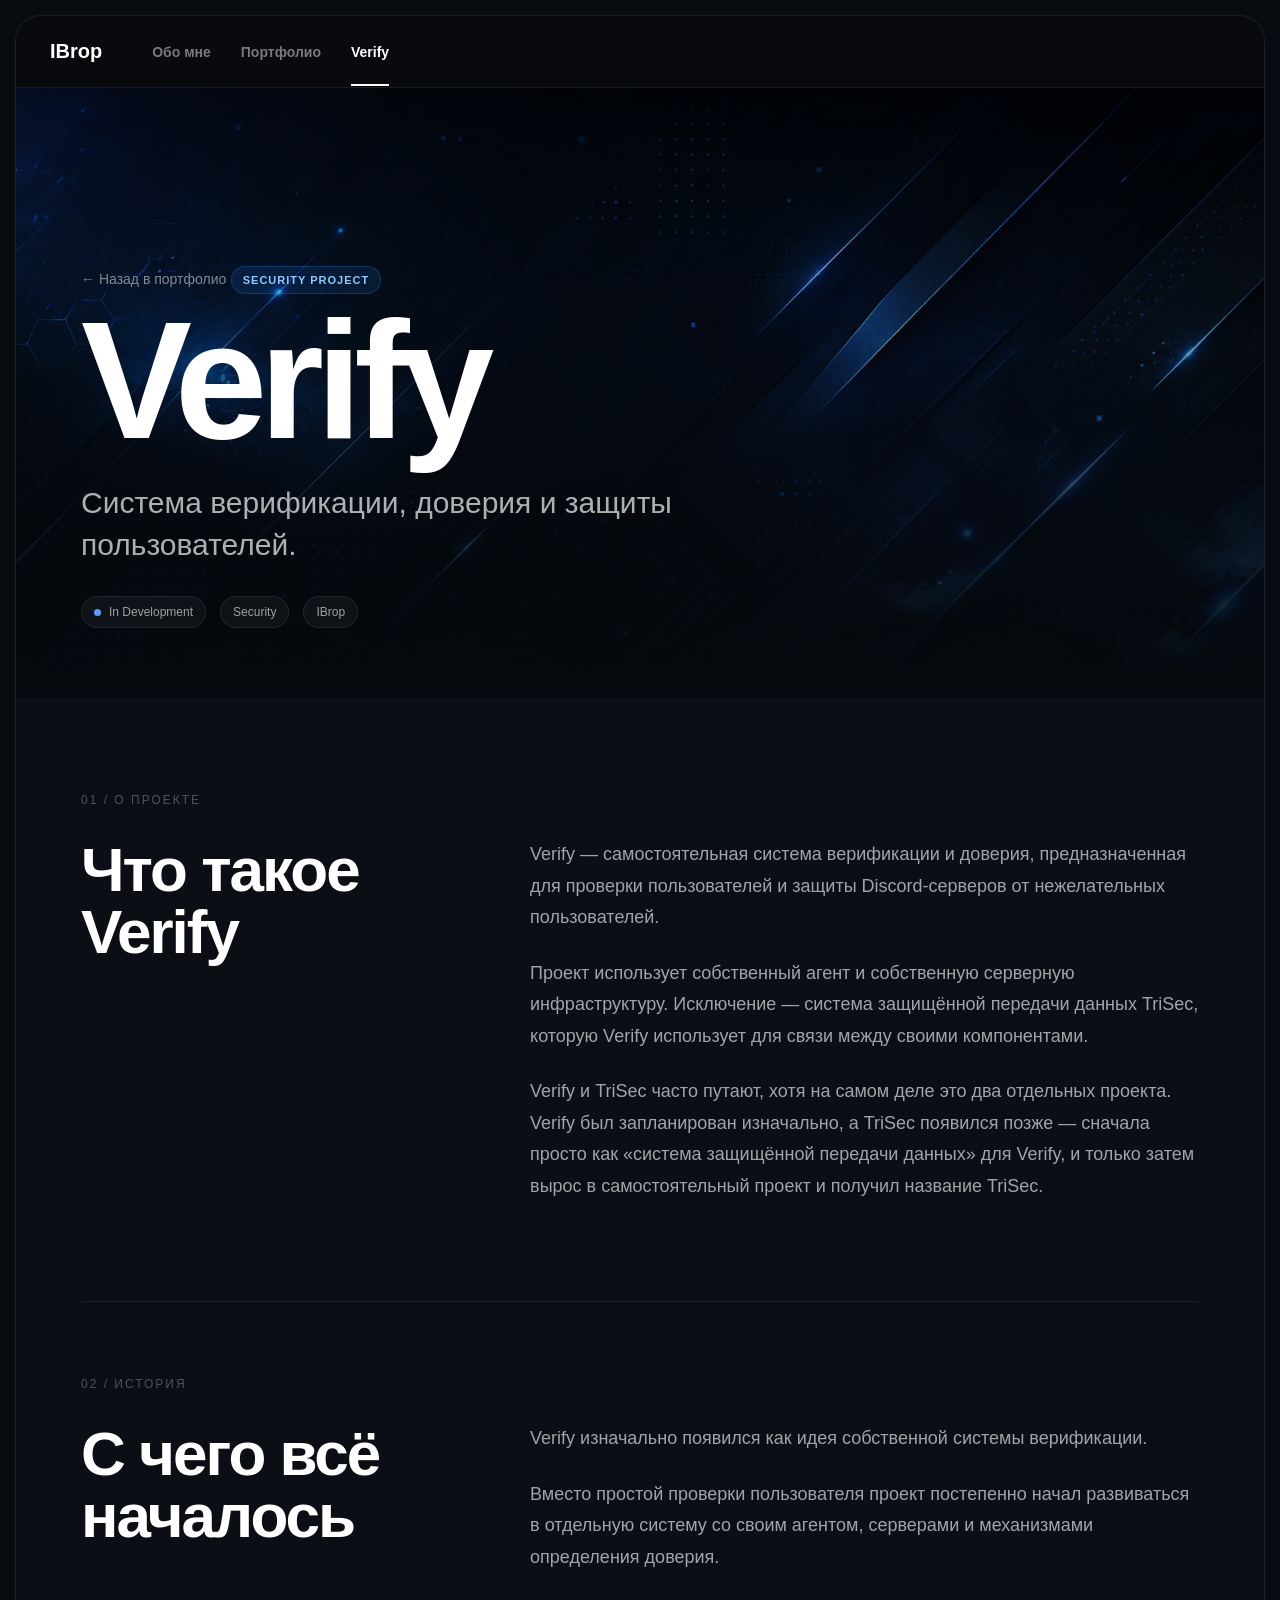
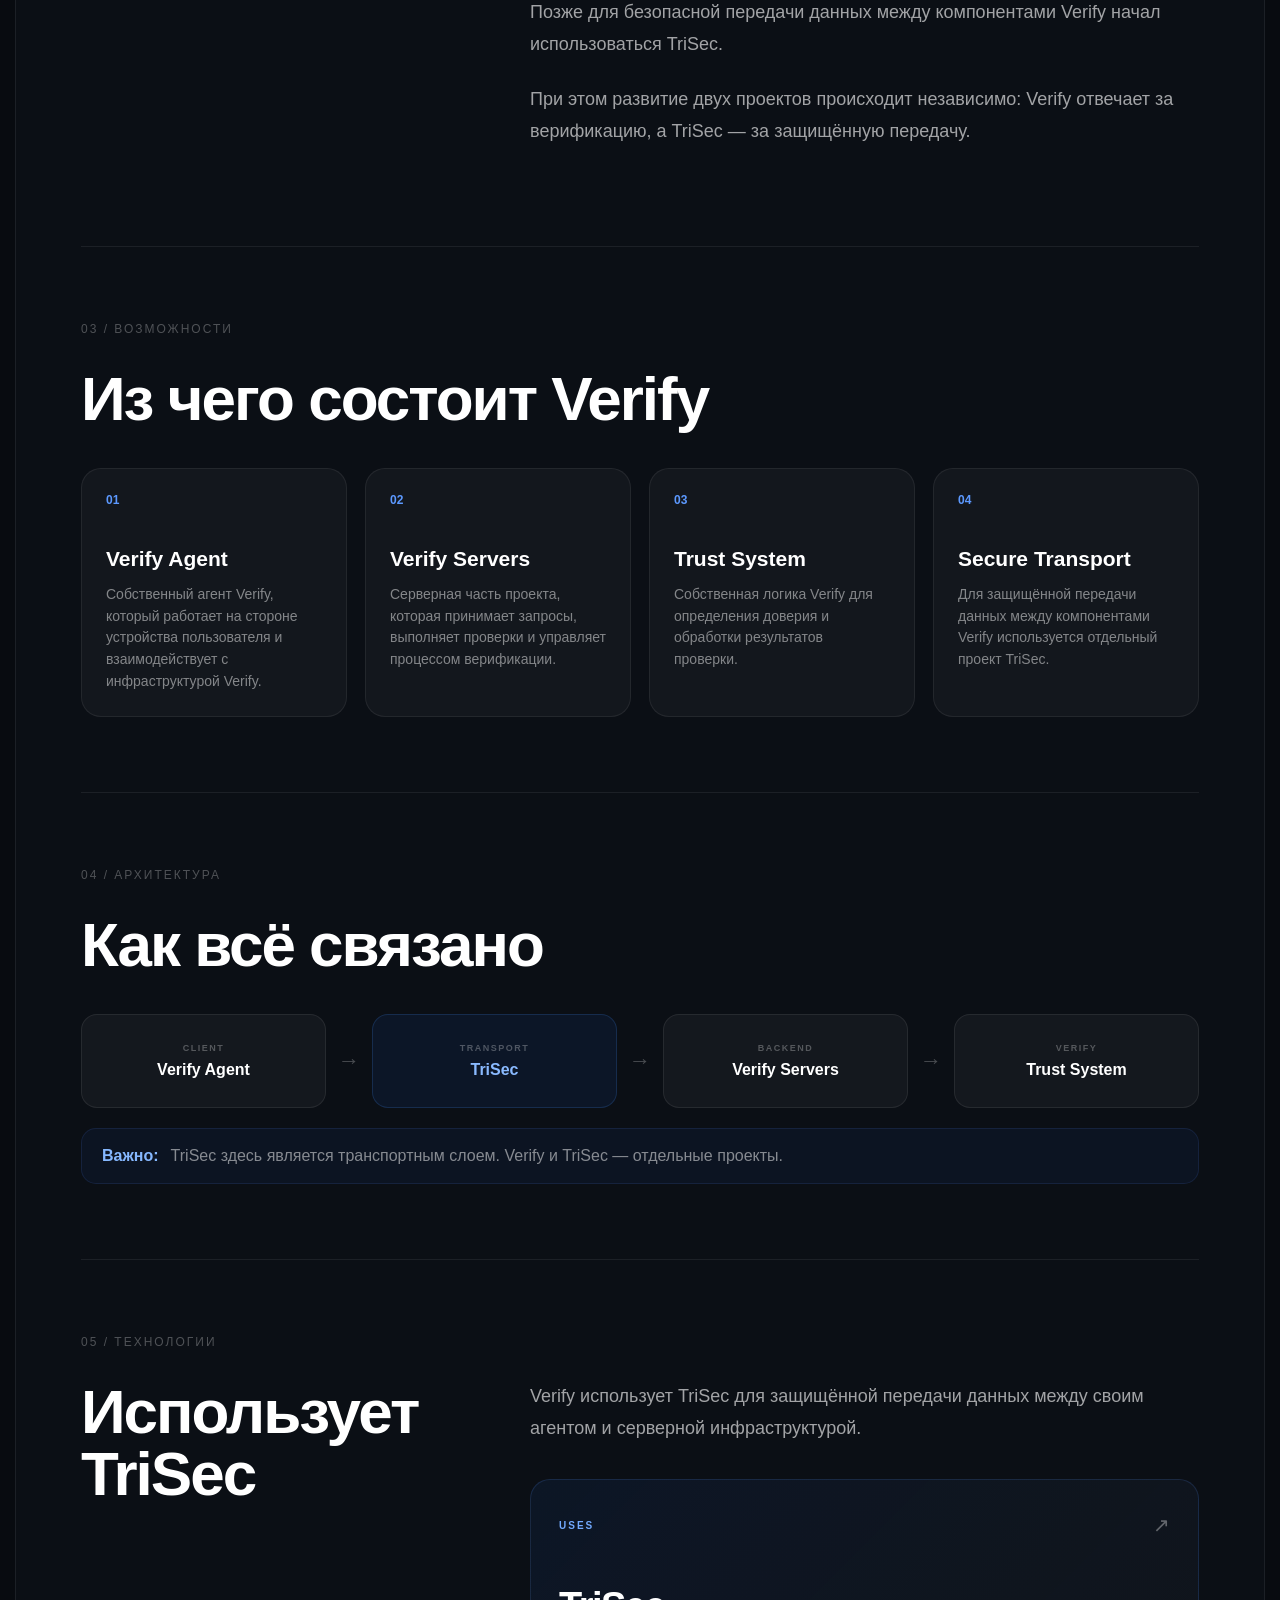
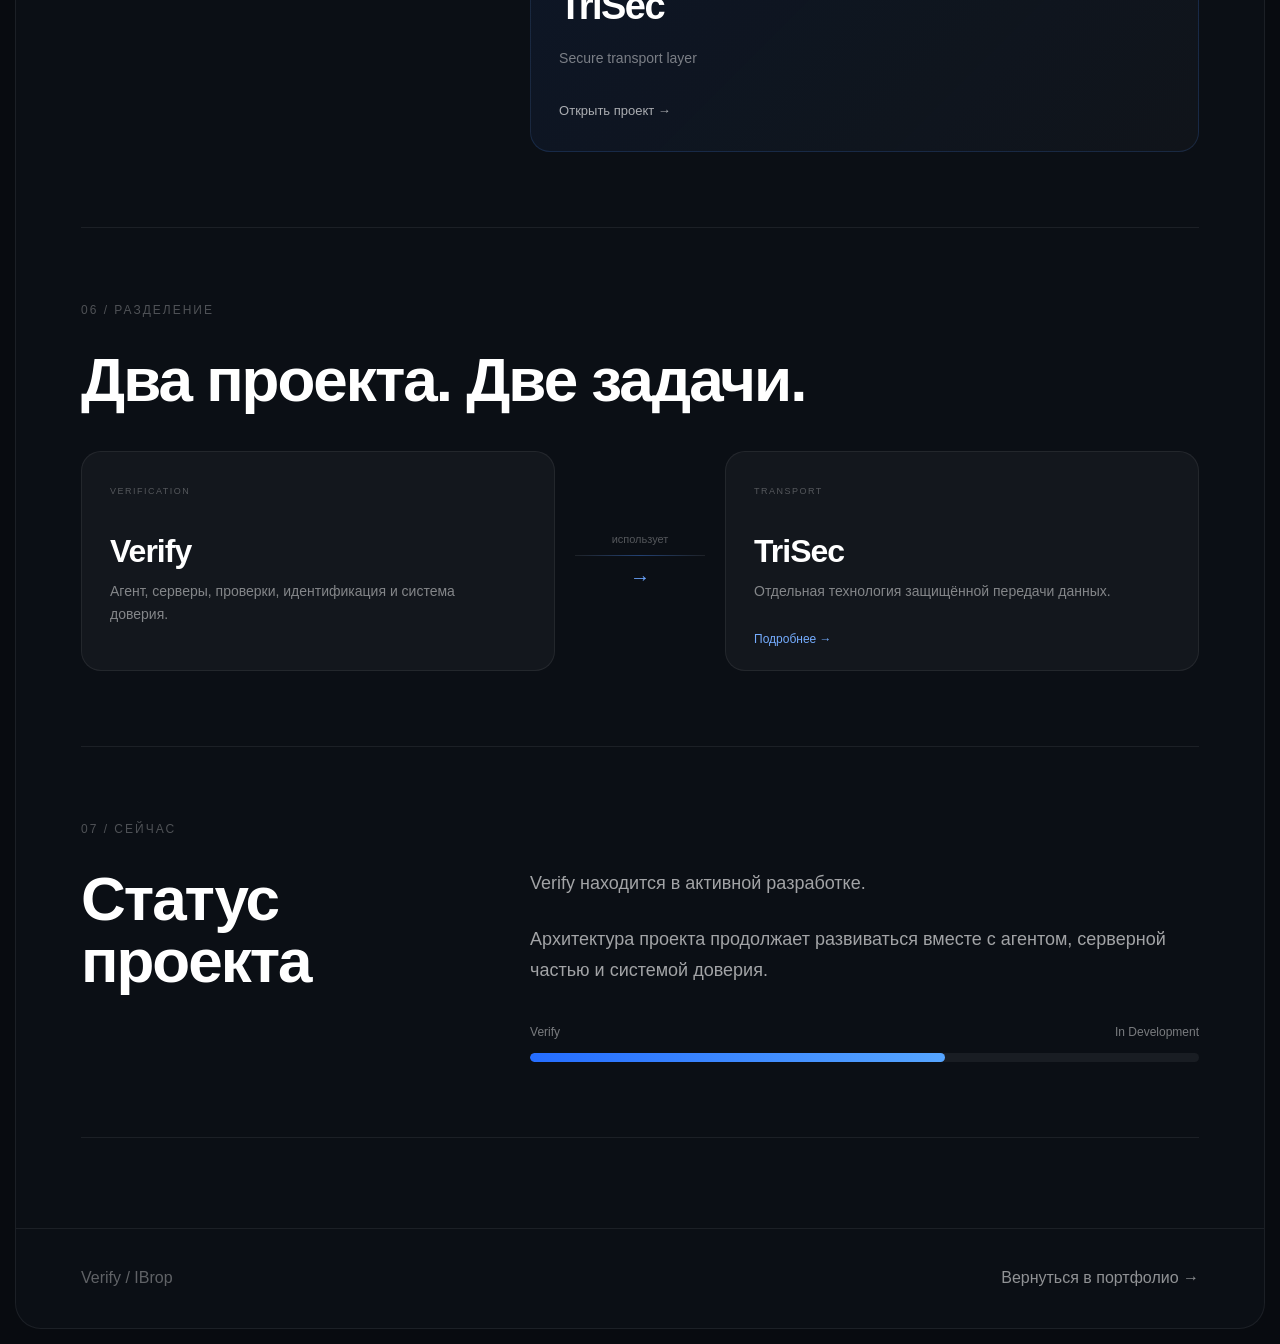
<file: portfolio/verify/index.html>
<!DOCTYPE html>
<html lang="ru">

<head>
    <meta charset="UTF-8">

    <meta
        name="viewport"
        content="width=device-width, initial-scale=1.0"
    >

    <meta
        name="description"
        content="Verify — система верификации, доверия и защиты пользователей от IBrop."
    >

    <title>Verify — IBrop</title>

    <link
        rel="stylesheet"
        href="/portfolio/verify/style.css"
    >
</head>


<body>

<div class="page">


    <!-- =====================================================
         NAVBAR
    ====================================================== -->

    <header class="navbar">

        <a
            class="logo"
            href="/"
        >
            IBrop
        </a>


        <nav>

            <a href="/">
                Обо мне
            </a>

            <a href="/portfolio/">
                Портфолио
            </a>

            <a
                class="active"
                href="/portfolio/verify/"
            >
                Verify
            </a>

        </nav>

    </header>



    <!-- =====================================================
         HERO
    ====================================================== -->

    <section class="hero">


        <!-- BANNER -->

        <div class="hero-background"></div>


        <!-- DARK GRADIENT -->

        <div class="hero-overlay"></div>


        <!-- CONTENT -->

        <div class="hero-content">


            <a
                class="back-link"
                href="/portfolio/"
            >
                ← Назад в портфолио
            </a>


            <div class="hero-badge">
                Security Project
            </div>


            <h1>
                Verify
            </h1>


            <p class="hero-description">

                Система верификации, доверия
                и защиты пользователей.

            </p>


            <div class="hero-meta">


                <div class="status">

                    <span class="status-dot"></span>

                    In Development

                </div>


                <div class="meta-item">
                    Security
                </div>


                <div class="meta-item">
                    IBrop
                </div>


            </div>

        </div>

    </section>



    <!-- =====================================================
         MAIN CONTENT
    ====================================================== -->

    <main class="content">



        <!-- =================================================
             ABOUT
        ================================================== -->

        <section class="content-section">

            <div class="section-label">
                01 / О проекте
            </div>


            <div class="section-grid">


                <h2>
                    Что такое Verify
                </h2>


                <div class="section-text">

                    <p>
                        Verify — самостоятельная система верификации и доверия, предназначенная для проверки пользователей и защиты Discord-серверов от нежелательных пользователей.
                    </p>


                    <p>
                        Проект использует собственный агент и собственную серверную инфраструктуру. Исключение — система защищённой передачи данных TriSec, которую Verify использует для связи между своими компонентами.
                    </p>


                    <p>
                        Verify и TriSec часто путают, хотя на самом деле это два отдельных проекта. Verify был запланирован изначально, а TriSec появился позже — сначала просто как «система защищённой передачи данных» для Verify, и только затем вырос в самостоятельный проект и получил название TriSec.
                    </p>

                </div>

            </div>

        </section>



        <!-- =================================================
             STORY
        ================================================== -->

        <section class="content-section">

            <div class="section-label">
                02 / История
            </div>


            <div class="section-grid">


                <h2>
                    С чего всё началось
                </h2>


                <div class="section-text">

                    <p>
                        Verify изначально появился как идея
                        собственной системы верификации.
                    </p>


                    <p>
                        Вместо простой проверки пользователя
                        проект постепенно начал развиваться
                        в отдельную систему со своим агентом,
                        серверами и механизмами определения
                        доверия.
                    </p>


                    <p>
                        Позже для безопасной передачи данных
                        между компонентами Verify начал
                        использоваться TriSec.
                    </p>


                    <p>
                        При этом развитие двух проектов
                        происходит независимо:
                        Verify отвечает за верификацию,
                        а TriSec — за защищённую передачу.
                    </p>

                </div>

            </div>

        </section>



        <!-- =================================================
             FEATURES
        ================================================== -->

        <section class="content-section">

            <div class="section-label">
                03 / Возможности
            </div>


            <h2 class="wide-title">
                Из чего состоит Verify
            </h2>


            <div class="feature-grid">


                <!-- AGENT -->

                <article class="feature-card">

                    <div class="feature-number">
                        01
                    </div>


                    <h3>
                        Verify Agent
                    </h3>


                    <p>
                        Собственный агент Verify,
                        который работает на стороне
                        устройства пользователя и
                        взаимодействует с инфраструктурой
                        Verify.
                    </p>

                </article>



                <!-- SERVERS -->

                <article class="feature-card">

                    <div class="feature-number">
                        02
                    </div>


                    <h3>
                        Verify Servers
                    </h3>


                    <p>
                        Серверная часть проекта,
                        которая принимает запросы,
                        выполняет проверки и управляет
                        процессом верификации.
                    </p>

                </article>



                <!-- TRUST -->

                <article class="feature-card">

                    <div class="feature-number">
                        03
                    </div>


                    <h3>
                        Trust System
                    </h3>


                    <p>
                        Собственная логика Verify
                        для определения доверия
                        и обработки результатов
                        проверки.
                    </p>

                </article>



                <!-- TRANSPORT -->

                <article class="feature-card">

                    <div class="feature-number">
                        04
                    </div>


                    <h3>
                        Secure Transport
                    </h3>


                    <p>
                        Для защищённой передачи данных
                        между компонентами Verify
                        используется отдельный проект
                        TriSec.
                    </p>

                </article>


            </div>

        </section>



        <!-- =================================================
             ARCHITECTURE
        ================================================== -->

        <section class="content-section">

            <div class="section-label">
                04 / Архитектура
            </div>


            <h2 class="wide-title">
                Как всё связано
            </h2>


            <div class="architecture">


                <div class="architecture-node">

                    <span class="node-small">
                        CLIENT
                    </span>

                    <strong>
                        Verify Agent
                    </strong>

                </div>


                <div class="architecture-arrow">
                    →
                </div>


                <div class="architecture-node architecture-transport">

                    <span class="node-small">
                        TRANSPORT
                    </span>

                    <strong>
                        TriSec
                    </strong>

                </div>


                <div class="architecture-arrow">
                    →
                </div>


                <div class="architecture-node">

                    <span class="node-small">
                        BACKEND
                    </span>

                    <strong>
                        Verify Servers
                    </strong>

                </div>


                <div class="architecture-arrow">
                    →
                </div>


                <div class="architecture-node">

                    <span class="node-small">
                        VERIFY
                    </span>

                    <strong>
                        Trust System
                    </strong>

                </div>


            </div>


            <div class="architecture-note">

                <strong>
                    Важно:
                </strong>

                <span>
                    TriSec здесь является транспортным
                    слоем. Verify и TriSec —
                    отдельные проекты.
                </span>

            </div>

        </section>



        <!-- =================================================
             TRISEC
        ================================================== -->

        <section class="content-section">

            <div class="section-label">
                05 / Технологии
            </div>


            <div class="section-grid">


                <h2>
                    Использует TriSec
                </h2>


                <div class="section-text">

                    <p>
                        Verify использует TriSec для
                        защищённой передачи данных между
                        своим агентом и серверной
                        инфраструктурой.
                    </p>


                    <!-- =====================================
                         CLICKABLE TRISEC CARD
                    ====================================== -->

                    <a
                        class="technology-card"
                        href="/portfolio/trisec/"
                    >

                        <div class="technology-card-top">

                            <span class="technology-label">
                                USES
                            </span>

                            <span class="technology-arrow">
                                ↗
                            </span>

                        </div>


                        <div class="technology-name">
                            TriSec
                        </div>


                        <div class="technology-description">
                            Secure transport layer
                        </div>


                        <div class="technology-open">
                            Открыть проект →
                        </div>

                    </a>

                </div>

            </div>

        </section>



        <!-- =================================================
             VERIFY / TRISEC SEPARATION
        ================================================== -->

        <section class="content-section">

            <div class="section-label">
                06 / Разделение
            </div>


            <h2 class="wide-title">
                Два проекта. Две задачи.
            </h2>


            <div class="project-relation">


                <!-- VERIFY -->

                <div class="relation-project">

                    <span class="relation-type">
                        VERIFICATION
                    </span>

                    <h3>
                        Verify
                    </h3>

                    <p>
                        Агент, серверы, проверки,
                        идентификация и система доверия.
                    </p>

                </div>



                <!-- CONNECTION -->

                <div class="relation-connection">

                    <span>
                        использует
                    </span>

                    <div class="relation-line"></div>

                    <strong>
                        →
                    </strong>

                </div>



                <!-- TRISEC -->

                <a
                    class="relation-project relation-link"
                    href="/portfolio/trisec/"
                >

                    <span class="relation-type">
                        TRANSPORT
                    </span>

                    <h3>
                        TriSec
                    </h3>

                    <p>
                        Отдельная технология
                        защищённой передачи данных.
                    </p>


                    <span class="relation-open">
                        Подробнее →
                    </span>

                </a>


            </div>

        </section>



        <!-- =================================================
             STATUS
        ================================================== -->

        <section class="content-section final-section">

            <div class="section-label">
                07 / Сейчас
            </div>


            <div class="section-grid">


                <h2>
                    Статус проекта
                </h2>


                <div class="section-text">

                    <p>
                        Verify находится в активной
                        разработке.
                    </p>


                    <p>
                        Архитектура проекта продолжает
                        развиваться вместе с агентом,
                        серверной частью и системой
                        доверия.
                    </p>


                    <div class="progress-block">


                        <div class="progress-top">

                            <span>
                                Verify
                            </span>

                            <span>
                                In Development
                            </span>

                        </div>


                        <div class="progress-bar">

                            <div class="progress-value"></div>

                        </div>


                    </div>

                </div>

            </div>

        </section>


    </main>



    <!-- =====================================================
         FOOTER
    ====================================================== -->

    <footer class="footer">

        <span>
            Verify / IBrop
        </span>


        <a href="/portfolio/">
            Вернуться в портфолио →
        </a>

    </footer>


</div>


<script src="/portfolio/verify/script.js"></script>

</body>

</html>
</file>
<file: portfolio/verify/style.css>
/* =========================
   BASE
========================= */

* {
    box-sizing: border-box;
}

html {
    scroll-behavior: smooth;
}

body {
    margin: 0;

    min-height: 100vh;

    font-family:
        Inter,
        -apple-system,
        BlinkMacSystemFont,
        "Segoe UI",
        sans-serif;

    color: #ffffff;

    background:
        #080b10;
}


/* =========================
   PAGE
========================= */

.page {
    width:
        min(
            1350px,
            calc(100% - 30px)
        );

    margin:
        15px auto;

    overflow:
        hidden;

    background:
        #0b0f15;

    border:
        1px solid
        rgba(255,255,255,0.07);

    border-radius:
        26px;
}


/* =========================
   NAVBAR
========================= */

.navbar {
    height:
        72px;

    display:
        flex;

    align-items:
        center;

    gap:
        50px;

    padding:
        0 34px;

    background:
        rgba(8, 10, 14, 0.95);

    border-bottom:
        1px solid
        rgba(255,255,255,0.07);
}


.logo {
    color:
        #ffffff;

    font-size:
        20px;

    font-weight:
        800;

    text-decoration:
        none;
}


.navbar nav {
    display:
        flex;

    gap:
        30px;
}


.navbar nav a {
    position:
        relative;

    color:
        rgba(255,255,255,0.46);

    font-size:
        14px;

    font-weight:
        600;

    text-decoration:
        none;
}


.navbar nav a:hover,
.navbar nav a.active {
    color:
        #ffffff;
}


.navbar nav a.active::after {
    content:
        "";

    position:
        absolute;

    left:
        0;

    right:
        0;

    bottom:
        -26px;

    height:
        2px;

    background:
        #ffffff;
}


/* =========================
   HERO
========================= */

.hero {
    position:
        relative;

    min-height:
        610px;

    display:
        flex;

    align-items:
        flex-end;

    overflow:
        hidden;
}


.hero-background {
    position:
        absolute;

    inset:
        0;

    background-image:
        url("/assets/portfolio/verify/banner.png");

    background-size:
        cover;

    background-position:
        center;

    transform:
        scale(1.03);
}


.hero-overlay {
    position:
        absolute;

    inset:
        0;

    background:
        linear-gradient(
            to top,
            rgba(5, 8, 12, 0.97) 0%,
            rgba(5, 8, 12, 0.78) 30%,
            rgba(5, 8, 12, 0.25) 70%,
            rgba(5, 8, 12, 0.08) 100%
        );
}


.hero-content {
    position:
        relative;

    z-index:
        2;

    width:
        min(
            900px,
            calc(100% - 60px)
        );

    padding:
        70px 65px;
}


.back-link {
    display:
        inline-block;

    margin-bottom:
        24px;

    color:
        rgba(255,255,255,0.5);

    font-size:
        14px;

    text-decoration:
        none;
}


.back-link:hover {
    color:
        #ffffff;
}


.hero-badge {
    display:
        inline-flex;

    padding:
        7px 11px;

    margin-bottom:
        18px;

    color:
        #8fc8ff;

    font-size:
        11px;

    font-weight:
        700;

    text-transform:
        uppercase;

    letter-spacing:
        1px;

    background:
        rgba(30,130,255,0.12);

    border:
        1px solid
        rgba(60,150,255,0.22);

    border-radius:
        999px;
}


.hero h1 {
    margin:
        0;

    font-size:
        clamp(
            90px,
            13vw,
            180px
        );

    line-height:
        .82;

    letter-spacing:
        -8px;
}


.hero-description {
    max-width:
        760px;

    margin:
        34px 0 0;

    color:
        rgba(255,255,255,0.68);

    font-size:
        clamp(
            20px,
            2.5vw,
            30px
        );

    line-height:
        1.4;
}


.hero-meta {
    display:
        flex;

    flex-wrap:
        wrap;

    gap:
        14px;

    margin-top:
        30px;
}


.status,
.meta-item {
    display:
        inline-flex;

    align-items:
        center;

    gap:
        8px;

    padding:
        8px 12px;

    color:
        rgba(255,255,255,0.6);

    font-size:
        12px;

    background:
        rgba(255,255,255,0.045);

    border:
        1px solid
        rgba(255,255,255,0.08);

    border-radius:
        999px;
}


.status-dot {
    width:
        7px;

    height:
        7px;

    border-radius:
        50%;

    background:
        #5a9cff;
}


/* =========================
   CONTENT
========================= */

.content {
    padding:
        20px 65px 90px;
}


/* =========================
   CONTENT SECTION
========================= */

.content-section {
    padding:
        75px 0;

    border-bottom:
        1px solid
        rgba(255,255,255,0.07);
}


.section-label {
    margin-bottom:
        32px;

    color:
        rgba(255,255,255,0.28);

    font-size:
        12px;

    text-transform:
        uppercase;

    letter-spacing:
        2px;
}


.section-grid {
    display:
        grid;

    grid-template-columns:
        minmax(280px, 0.85fr)
        minmax(0, 1.5fr);

    gap:
        70px;
}


.section-grid h2,
.wide-title {
    margin:
        0;

    font-size:
        clamp(
            38px,
            5vw,
            62px
        );

    line-height:
        1;

    letter-spacing:
        -2px;
}


.section-text {
    max-width:
        760px;

    color:
        rgba(255,255,255,0.62);

    font-size:
        18px;

    line-height:
        1.75;
}


.section-text p {
    margin:
        0 0 24px;
}


/* =========================
   FEATURES
========================= */

.wide-title {
    margin-bottom:
        38px;
}


.feature-grid {
    display:
        grid;

    grid-template-columns:
        repeat(
            4,
            1fr
        );

    gap:
        18px;
}


.feature-card {
    min-height:
        240px;

    padding:
        24px;

    background:
        rgba(255,255,255,0.035);

    border:
        1px solid
        rgba(255,255,255,0.07);

    border-radius:
        20px;
}


.feature-number {
    margin-bottom:
        40px;

    color:
        #5c99ff;

    font-size:
        12px;

    font-weight:
        700;
}


.feature-card h3 {
    margin:
        0 0 13px;

    font-size:
        21px;
}


.feature-card p {
    margin:
        0;

    color:
        rgba(255,255,255,0.48);

    font-size:
        14px;

    line-height:
        1.55;
}


/* =========================
   ARCHITECTURE
========================= */

.architecture {
    display:
        grid;

    grid-template-columns:
        1fr auto 1fr auto 1fr auto 1fr;

    align-items:
        center;

    gap:
        12px;
}


.architecture-node {
    padding:
        28px 18px;

    text-align:
        center;

    font-weight:
        700;

    background:
        rgba(255,255,255,0.04);

    border:
        1px solid
        rgba(255,255,255,0.08);

    border-radius:
        16px;
}


.architecture-arrow {
    color:
        rgba(255,255,255,0.25);

    font-size:
        22px;
}


.architecture-note {
    display:
        flex;

    gap:
        12px;

    margin-top:
        20px;

    padding:
        18px 20px;

    color:
        rgba(255,255,255,0.5);

    background:
        rgba(40,110,255,0.06);

    border:
        1px solid
        rgba(80,140,255,0.12);

    border-radius:
        15px;
}


.architecture-note strong {
    color:
        #86b8ff;
}


/* =========================
   PROGRESS
========================= */

.progress-block {
    margin-top:
        35px;
}


.progress-top {
    display:
        flex;

    justify-content:
        space-between;

    margin-bottom:
        10px;

    color:
        rgba(255,255,255,0.45);

    font-size:
        12px;
}


.progress-bar {
    height:
        9px;

    overflow:
        hidden;

    background:
        rgba(255,255,255,0.06);

    border-radius:
        999px;
}


.progress-value {
    width:
        62%;

    height:
        100%;

    background:
        linear-gradient(
            90deg,
            #256dff,
            #56a5ff
        );

    border-radius:
        inherit;
}


/* =========================
   FOOTER
========================= */

.footer {
    min-height:
        100px;

    display:
        flex;

    align-items:
        center;

    justify-content:
        space-between;

    gap:
        30px;

    padding:
        0 65px;

    color:
        rgba(255,255,255,0.35);

    border-top:
        1px solid
        rgba(255,255,255,0.07);
}


.footer a {
    color:
        rgba(255,255,255,0.55);

    text-decoration:
        none;
}


.footer a:hover {
    color:
        #ffffff;
}

/* =========================================================
   ARCHITECTURE NODE DETAILS
========================================================= */

.architecture-node {
    display: flex;
    flex-direction: column;

    align-items: center;
    justify-content: center;

    gap: 8px;
}


.node-small {
    color:
        rgba(255,255,255,0.28);

    font-size: 9px;

    letter-spacing: 1.5px;
}


.architecture-transport {
    background:
        rgba(30,110,255,0.08);

    border-color:
        rgba(70,145,255,0.18);
}


.architecture-transport strong {
    color:
        #8abaff;
}


/* =========================================================
   TRISEC TECHNOLOGY CARD
========================================================= */

.technology-card {
    display: block;

    margin-top: 35px;

    padding: 28px;

    color: #ffffff;

    text-decoration: none;

    background:
        linear-gradient(
            135deg,
            rgba(30,90,190,0.10),
            rgba(255,255,255,0.025)
        );

    border:
        1px solid
        rgba(80,145,255,0.16);

    border-radius: 20px;

    transition:
        transform .25s ease,
        border-color .25s ease,
        background .25s ease;
}


.technology-card:hover {
    transform:
        translateY(-4px);

    border-color:
        rgba(90,160,255,0.35);

    background:
        linear-gradient(
            135deg,
            rgba(30,100,220,0.15),
            rgba(255,255,255,0.04)
        );
}


.technology-card-top {
    display: flex;

    align-items: center;
    justify-content: space-between;
}


.technology-label {
    color:
        #72aaff;

    font-size: 10px;

    font-weight: 700;

    letter-spacing: 2px;
}


.technology-arrow {
    color:
        rgba(255,255,255,0.35);

    font-size: 20px;

    transition:
        transform .25s ease,
        color .25s ease;
}


.technology-card:hover
.technology-arrow {
    color: #ffffff;

    transform:
        translate(
            3px,
            -3px
        );
}


.technology-name {
    margin-top: 30px;

    font-size: 38px;

    font-weight: 800;

    letter-spacing: -1.5px;
}


.technology-description {
    margin-top: 6px;

    color:
        rgba(255,255,255,0.45);

    font-size: 14px;
}


.technology-open {
    margin-top: 30px;

    color:
        rgba(255,255,255,0.65);

    font-size: 13px;
}


/* =========================================================
   VERIFY ↔ TRISEC RELATION
========================================================= */

.project-relation {
    display: grid;

    grid-template-columns:
        minmax(0, 1fr)
        130px
        minmax(0, 1fr);

    align-items: stretch;

    gap: 20px;

    margin-top: 40px;
}


.relation-project {
    min-height: 220px;

    padding: 28px;

    background:
        rgba(255,255,255,0.035);

    border:
        1px solid
        rgba(255,255,255,0.07);

    border-radius: 20px;
}


.relation-project h3 {
    margin:
        35px 0 10px;

    font-size: 32px;

    letter-spacing: -1px;
}


.relation-project p {
    margin: 0;

    max-width: 380px;

    color:
        rgba(255,255,255,0.48);

    font-size: 14px;

    line-height: 1.6;
}


.relation-type {
    color:
        rgba(255,255,255,0.28);

    font-size: 9px;

    letter-spacing: 1.5px;
}


.relation-link {
    position: relative;

    display: block;

    color: #ffffff;

    text-decoration: none;

    transition:
        transform .25s ease,
        border-color .25s ease,
        background .25s ease;
}


.relation-link:hover {
    transform:
        translateY(-4px);

    background:
        rgba(40,110,255,0.07);

    border-color:
        rgba(80,150,255,0.22);
}


.relation-open {
    position: absolute;

    left: 28px;
    bottom: 24px;

    color:
        #75adff;

    font-size: 12px;
}


.relation-connection {
    display: flex;

    flex-direction: column;

    align-items: center;
    justify-content: center;

    gap: 10px;

    color:
        rgba(255,255,255,0.3);

    font-size: 11px;
}


.relation-line {
    width: 100%;

    height: 1px;

    background:
        linear-gradient(
            90deg,
            rgba(255,255,255,0.08),
            rgba(70,140,255,0.4),
            rgba(255,255,255,0.08)
        );
}


.relation-connection strong {
    color:
        #6ca6ff;

    font-size: 20px;
}


/* =========================================================
   MOBILE
========================================================= */

@media (max-width: 760px) {

    .project-relation {
        grid-template-columns: 1fr;
    }


    .relation-connection {
        min-height: 80px;
    }


    .relation-line {
        width: 1px;

        height: 40px;
    }


    .relation-connection strong {
        transform:
            rotate(90deg);
    }


    .technology-name {
        font-size: 32px;
    }

}

/* =========================
   RESPONSIVE
========================= */

@media
(max-width: 1000px) {

    .feature-grid {
        grid-template-columns:
            repeat(
                2,
                1fr
            );
    }


    .architecture {
        grid-template-columns:
            1fr;

        gap:
            10px;
    }


    .architecture-arrow {
        transform:
            rotate(90deg);

        text-align:
            center;
    }

}


@media
(max-width: 760px) {

    .page {
        width:
            calc(100% - 16px);

        margin:
            8px auto;

        border-radius:
            18px;
    }


    .navbar {
        padding:
            0 20px;

        gap:
            28px;

        overflow-x:
            auto;
    }


    .hero {
        min-height:
            520px;
    }


    .hero-content {
        width:
            100%;

        padding:
            50px 25px;
    }


    .hero h1 {
        letter-spacing:
            -4px;
    }


    .content {
        padding:
            10px 25px 60px;
    }


    .section-grid {
        grid-template-columns:
            1fr;

        gap:
            28px;
    }


    .feature-grid {
        grid-template-columns:
            1fr;
    }


    .footer {
        padding:
            0 25px;

        flex-direction:
            column;

        align-items:
            flex-start;

        justify-content:
            center;
    }

}
</file>
